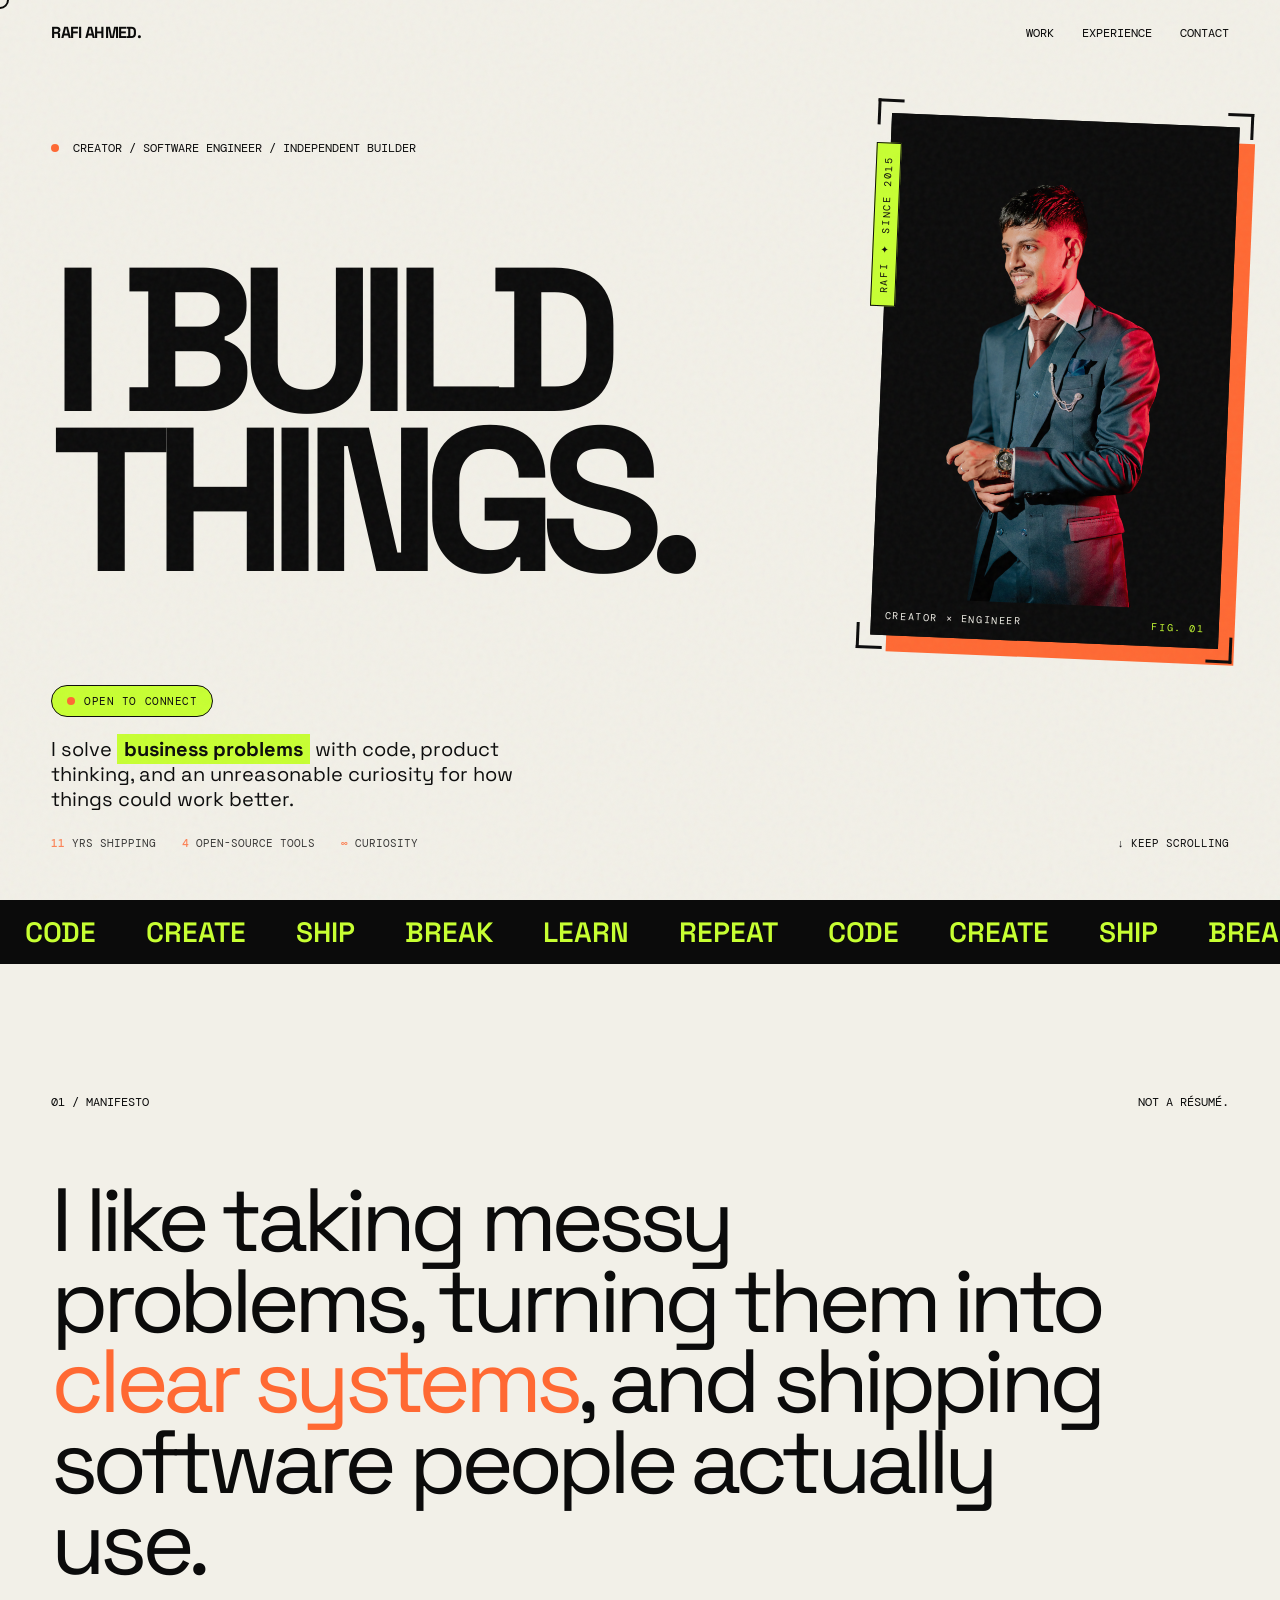
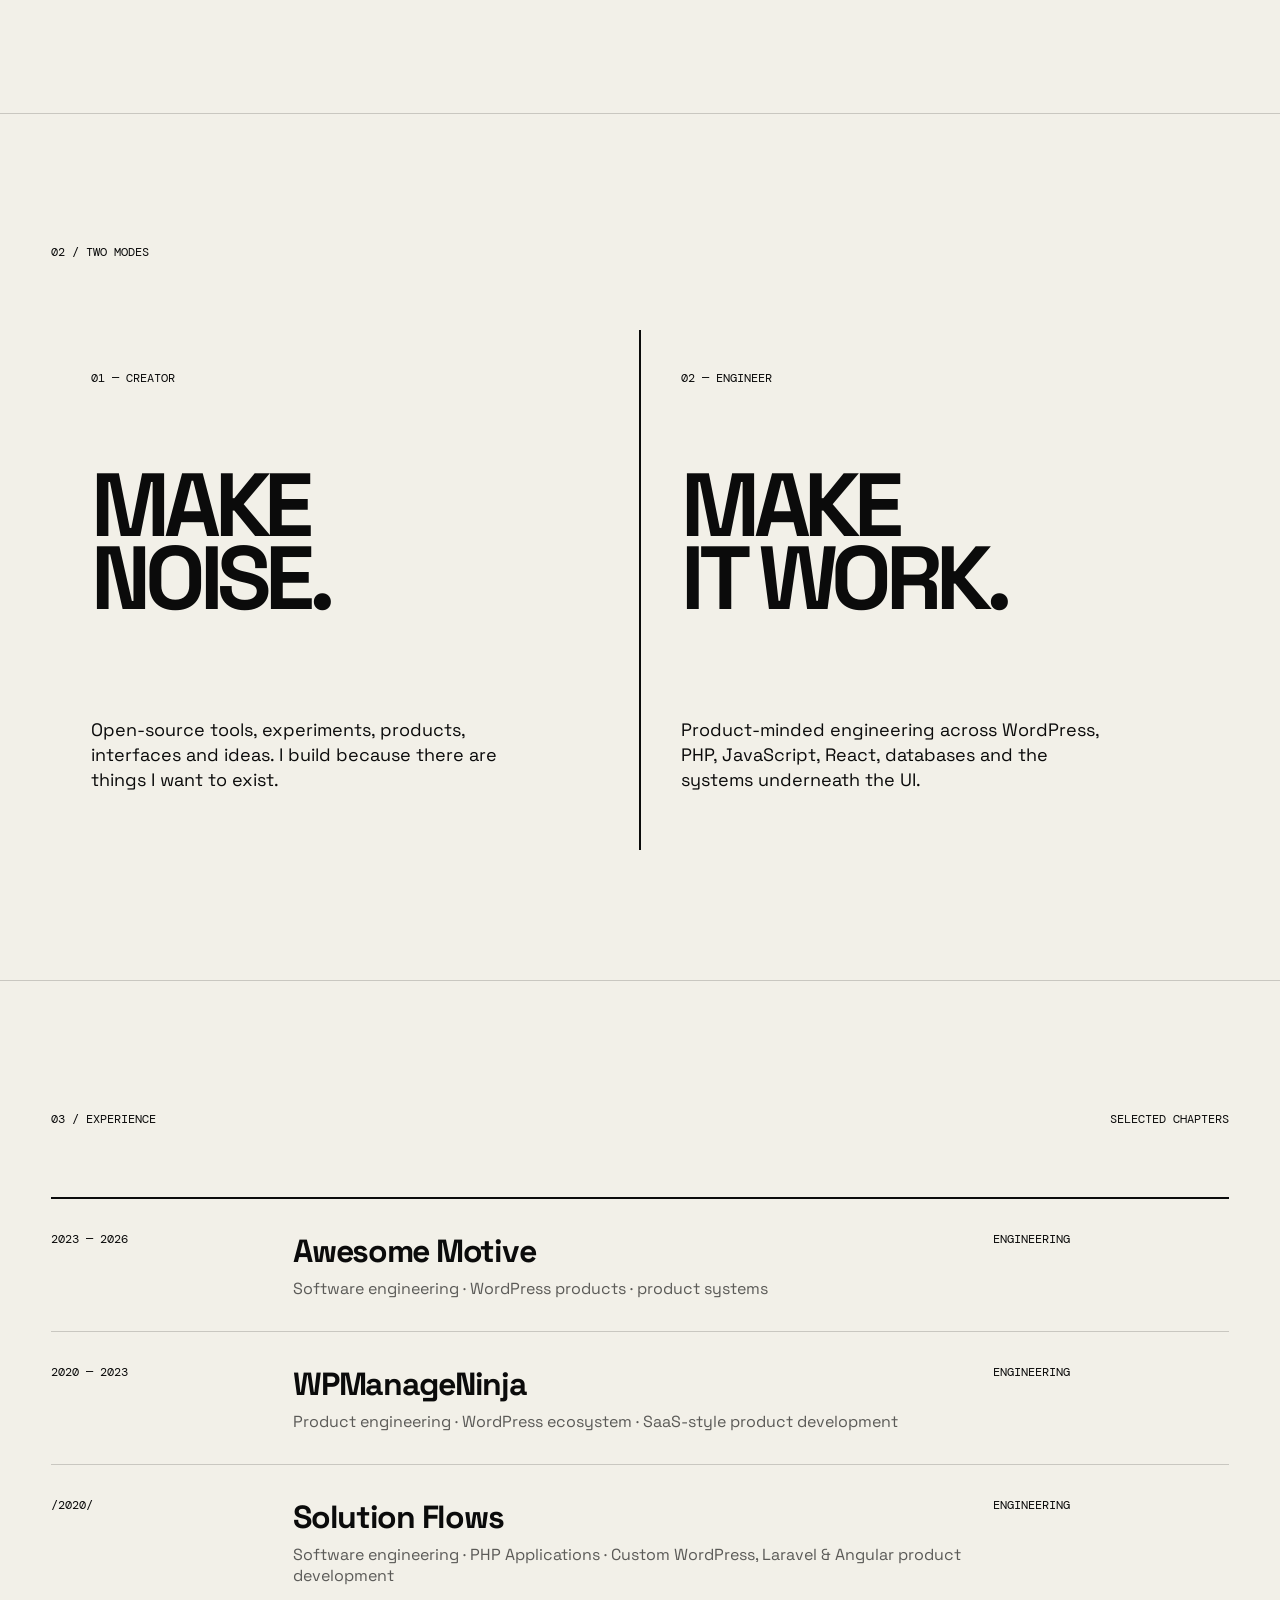
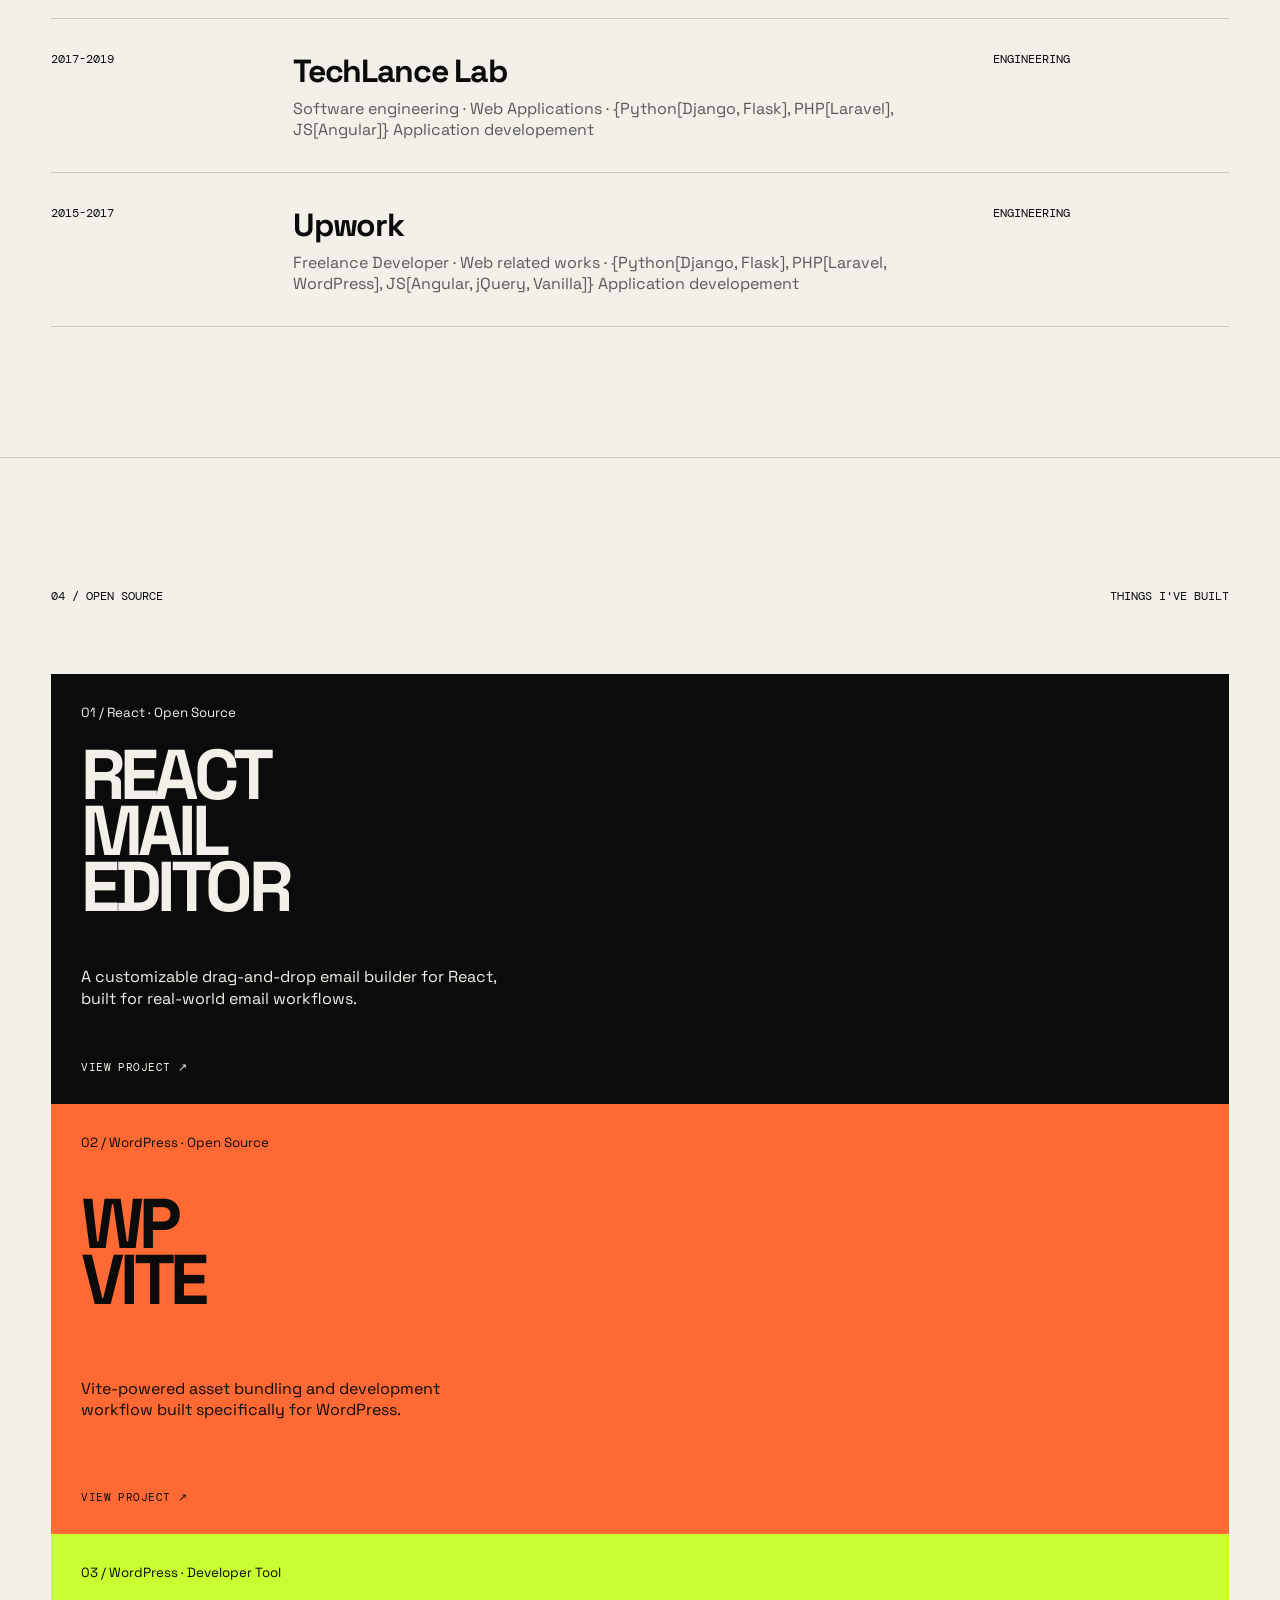
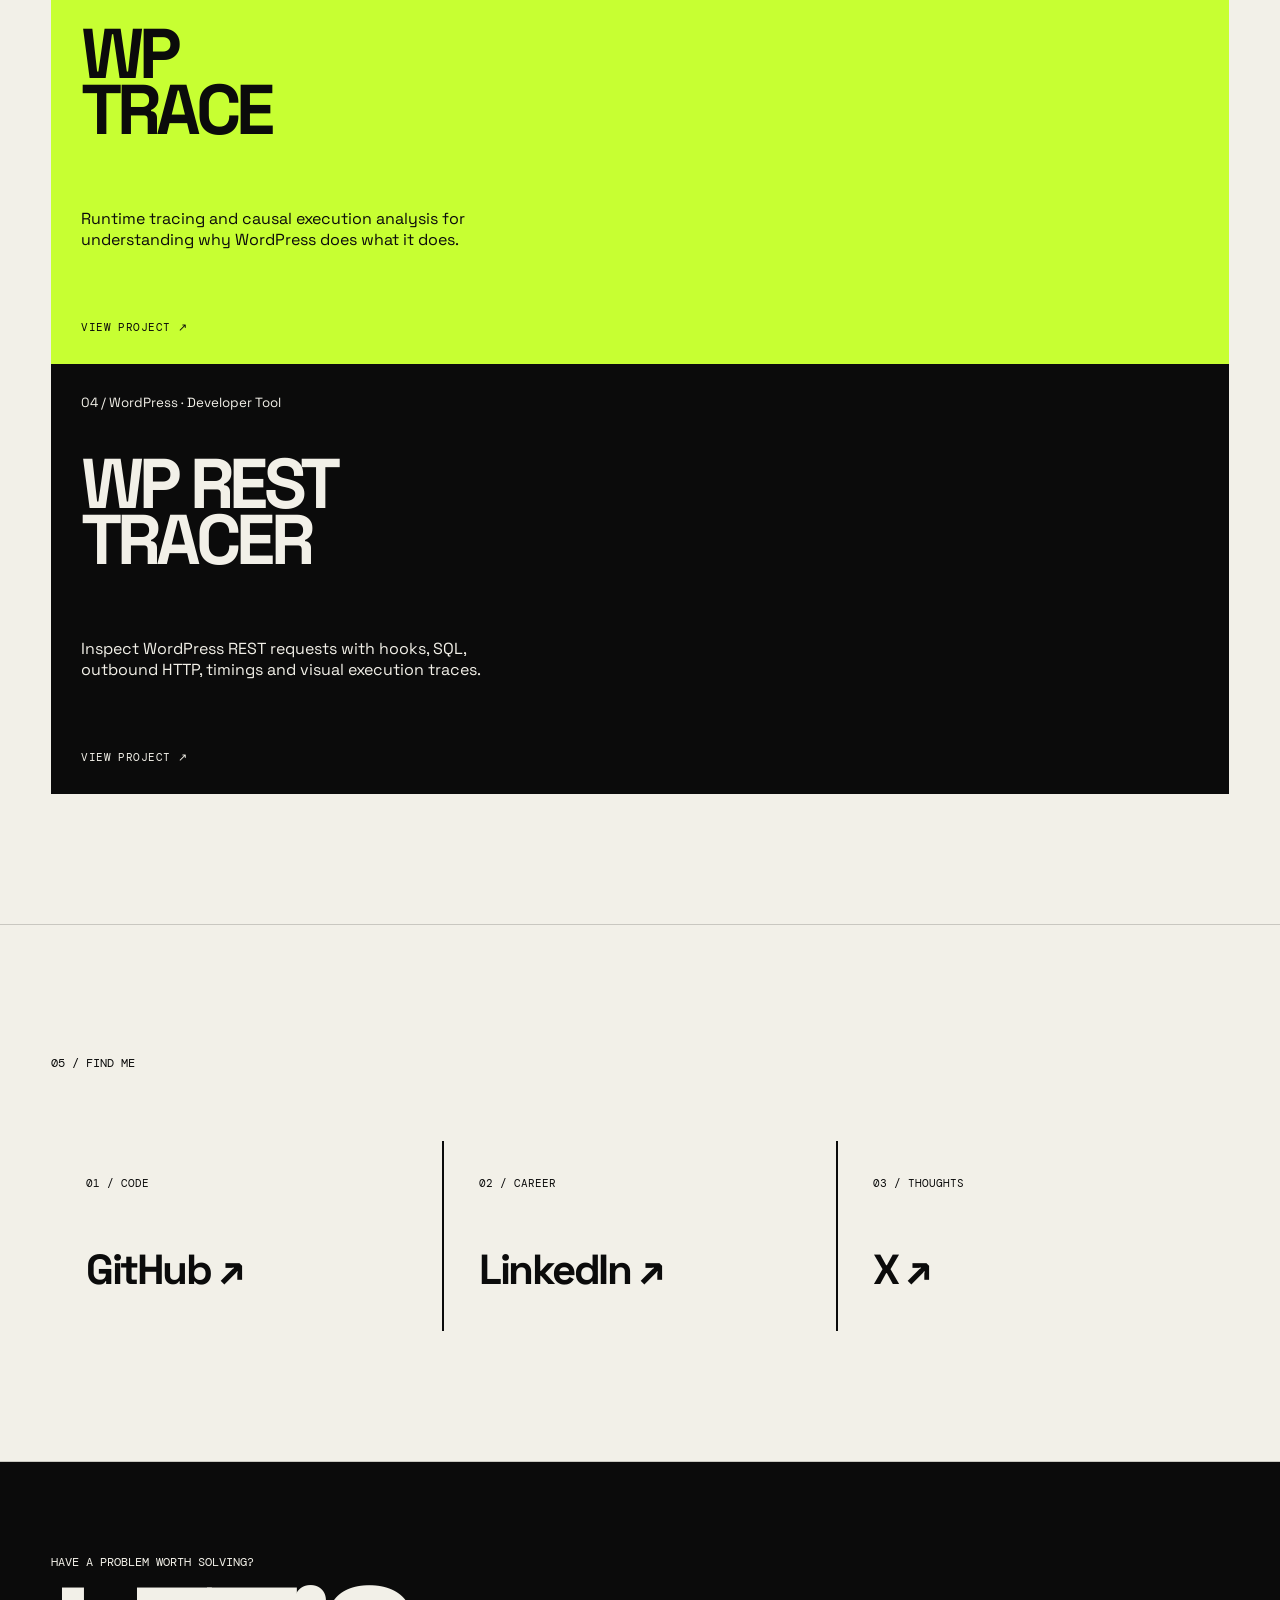
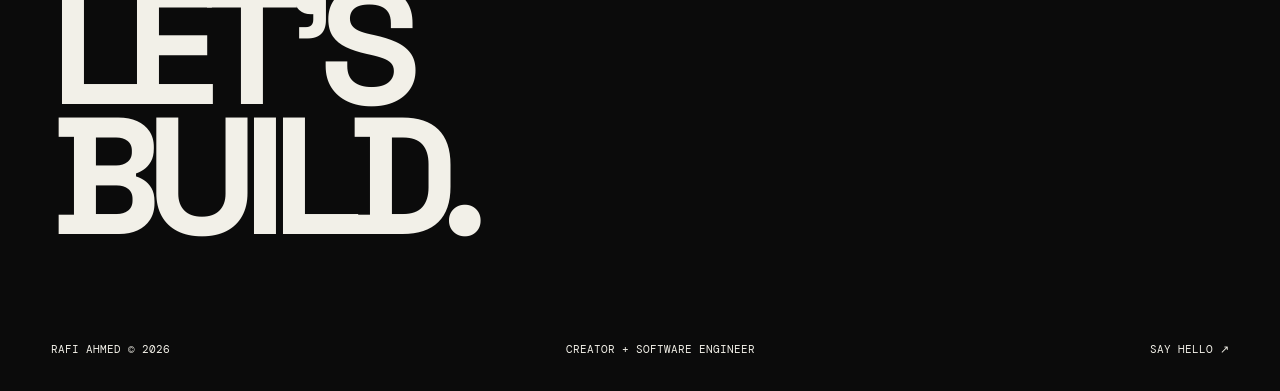
<file: index.html>
<!DOCTYPE html>
<html lang="en">
<head>
<meta charset="UTF-8">
<meta name="viewport" content="width=device-width, initial-scale=1.0">
<title>Rafi Ahmed — Creator / Software Engineer</title>
<style>
@import url('https://fonts.googleapis.com/css2?family=DM+Mono:wght@400;500&family=Space+Grotesk:wght@400;500;600;700&display=swap');

:root{
  --black:#0b0b0b;
  --cream:#f2f0e8;
  --lime:#c7ff32;
  --orange:#ff6933;
  --line:rgba(11,11,11,.18);
}
*{box-sizing:border-box}
html{scroll-behavior:smooth}
body{margin:0;background:var(--cream);color:var(--black);font-family:"Space Grotesk",sans-serif;cursor:none}
a{color:inherit;text-decoration:none}
::selection{background:var(--black);color:var(--lime)}
.cursor{position:fixed;z-index:99;width:18px;height:18px;border:2px solid var(--black);border-radius:50%;pointer-events:none;transform:translate(-50%,-50%);mix-blend-mode:multiply;transition:width .2s,height .2s,background .2s}
.cursor.big{width:64px;height:64px;background:var(--lime);border-color:var(--lime);mix-blend-mode:normal}
.noise{position:fixed;inset:0;pointer-events:none;opacity:.055;z-index:10;background-image:url("data:image/svg+xml,%3Csvg viewBox='0 0 180 180' xmlns='http://www.w3.org/2000/svg'%3E%3Cfilter id='n'%3E%3CfeTurbulence type='fractalNoise' baseFrequency='.9' numOctaves='3' stitchTiles='stitch'/%3E%3C/filter%3E%3Crect width='100%25' height='100%25' filter='url(%23n)' opacity='.8'/%3E%3C/svg%3E")}
header{position:fixed;top:0;left:0;right:0;z-index:20;padding:22px 4vw;display:flex;justify-content:space-between;align-items:center;mix-blend-mode:multiply}
.logo{font-weight:700;letter-spacing:-.04em}.nav{display:flex;gap:28px;font:12px "DM Mono",monospace;text-transform:uppercase}
.hero{min-height:100vh;padding:140px 4vw 50px;display:flex;flex-direction:column;justify-content:space-between;overflow:hidden}
.kicker{font:12px "DM Mono",monospace;text-transform:uppercase;display:flex;gap:14px;align-items:center}
.dot{width:8px;height:8px;background:var(--orange);border-radius:50%;display:inline-block}
h1{font-size:clamp(80px,16vw,250px);line-height:.78;letter-spacing:-.09em;margin:0;font-weight:700;position:relative;z-index:2}
.hero h1 span{display:block;transition:transform .5s cubic-bezier(.2,.8,.2,1)}
.hero h1 span:hover{transform:translateX(3vw);color:var(--orange)}
.hero-bottom{display:flex;justify-content:space-between;align-items:end;gap:30px;position:relative;z-index:2}
.intro{max-width:520px;font-size:20px;line-height:1.25}
.intro b{background:var(--lime);padding:2px 7px}
.scroll{font:11px "DM Mono",monospace;text-transform:uppercase}
.status{display:inline-flex;align-items:center;gap:9px;font:11px "DM Mono",monospace;text-transform:uppercase;letter-spacing:.05em;background:var(--lime);border:1.5px solid var(--black);border-radius:999px;padding:8px 15px;width:max-content;margin-bottom:20px}
.pulse{width:8px;height:8px;border-radius:50%;background:var(--orange);animation:pulse 1.7s ease-out infinite}
@keyframes pulse{0%{box-shadow:0 0 0 0 rgba(255,105,51,.55)}70%{box-shadow:0 0 0 9px rgba(255,105,51,0)}100%{box-shadow:0 0 0 0 rgba(255,105,51,0)}}
.stats{display:flex;flex-wrap:wrap;gap:10px 26px;margin-top:24px;font:11px "DM Mono",monospace;text-transform:uppercase;opacity:.8}
.stats b{color:var(--orange);font-weight:500}
.portrait{position:absolute;top:120px;right:4vw;height:min(58vh,540px);aspect-ratio:2/3;margin:0;background:var(--black);border:2px solid var(--black);display:flex;flex-direction:column;transform:rotate(2.4deg);z-index:1;box-shadow:16px 16px 0 var(--orange);transition:transform .5s cubic-bezier(.2,.8,.2,1),box-shadow .5s cubic-bezier(.2,.8,.2,1)}
.portrait:hover{transform:rotate(0deg) translate(-6px,-6px);box-shadow:26px 26px 0 var(--orange)}
.portrait::after{content:'';position:absolute;inset:-16px;pointer-events:none;background:
 linear-gradient(var(--black),var(--black)) left top/26px 3px,
 linear-gradient(var(--black),var(--black)) left top/3px 26px,
 linear-gradient(var(--black),var(--black)) right top/26px 3px,
 linear-gradient(var(--black),var(--black)) right top/3px 26px,
 linear-gradient(var(--black),var(--black)) left bottom/26px 3px,
 linear-gradient(var(--black),var(--black)) left bottom/3px 26px,
 linear-gradient(var(--black),var(--black)) right bottom/26px 3px,
 linear-gradient(var(--black),var(--black)) right bottom/3px 26px;
background-repeat:no-repeat;transition:inset .4s cubic-bezier(.2,.8,.2,1)}
.portrait:hover::after{inset:-9px}
.portrait img{display:block;width:100%;flex:1;min-height:0;object-fit:cover;object-position:top center}
.portrait figcaption{height:36px;flex:none;display:flex;align-items:center;justify-content:space-between;padding:0 12px;font:10px "DM Mono",monospace;letter-spacing:.16em;color:var(--cream);text-transform:uppercase}
.portrait figcaption span:last-child{color:var(--lime)}
.portrait-badge{position:absolute;left:-16px;top:28px;z-index:2;background:var(--lime);border:1.5px solid var(--black);padding:12px 5px;font:10px "DM Mono",monospace;letter-spacing:.18em;writing-mode:vertical-rl;transform:rotate(180deg);text-transform:uppercase}
@keyframes rise{from{opacity:0;transform:translateY(38px)}}
.hero .kicker{animation:rise .8s cubic-bezier(.2,.8,.2,1) .05s backwards}
.hero h1 span{animation:rise .8s cubic-bezier(.2,.8,.2,1) backwards}
.hero h1 span:first-child{animation-delay:.12s}
.hero h1 span:nth-child(2){animation-delay:.2s}
.portrait{animation:rise .9s cubic-bezier(.2,.8,.2,1) .36s backwards}
.hero .status{animation:rise .8s cubic-bezier(.2,.8,.2,1) .28s backwards}
.hero .intro{animation:rise .8s cubic-bezier(.2,.8,.2,1) .36s backwards}
.hero .stats{animation:rise .8s cubic-bezier(.2,.8,.2,1) .44s backwards}
.hero .scroll{animation:rise .8s cubic-bezier(.2,.8,.2,1) .52s backwards}
.marquee:hover .track{animation-play-state:paused}
.marquee{background:var(--black);color:var(--lime);overflow:hidden;border-block:2px solid var(--black);white-space:nowrap}
.track{display:inline-flex;animation:marquee 18s linear infinite;font-size:28px;font-weight:600;padding:12px 0}
.track span{padding:0 25px}
@keyframes marquee{to{transform:translateX(-50%)}}
.section{padding:130px 4vw;border-bottom:1px solid var(--line)}
.section-head{display:flex;justify-content:space-between;gap:30px;margin-bottom:70px}
.label{font:12px "DM Mono",monospace;text-transform:uppercase}
.big-copy{font-size:clamp(42px,7vw,105px);line-height:.9;letter-spacing:-.065em;max-width:1050px}
.big-copy em{font-style:normal;color:var(--orange)}
.identities{display:grid;grid-template-columns:1fr 1fr;gap:2px;background:var(--black)}
.identity{min-height:520px;padding:40px;background:var(--cream);display:flex;flex-direction:column;justify-content:space-between;transition:.45s}
.identity:hover{background:var(--lime);transform:translateY(-8px)}
.identity h2{font-size:clamp(50px,7vw,100px);line-height:.82;letter-spacing:-.07em;margin:0}
.identity p{font-size:18px;max-width:430px;line-height:1.4}
.num{font:12px "DM Mono",monospace}
.timeline{border-top:2px solid var(--black)}
.job{display:grid;grid-template-columns:18% 1fr 20%;gap:30px;padding:32px 0;border-bottom:1px solid var(--line);transition:.3s}
.job:hover{padding-left:20px;background:var(--lime)}
.job .year,.job .company{font:12px "DM Mono",monospace;text-transform:uppercase}
.job h3{margin:0;font-size:32px;letter-spacing:-.04em}
.job p{margin:7px 0 0;opacity:.65}
.work {
    min-height: 430px;
    background: var(--black);
    color: var(--cream);
    padding: 30px;
    display: flex;
    flex-direction: column;
    justify-content: space-between;
    position: relative;
    overflow: hidden;
    transition: transform .35s ease;
}

.work:hover {
    transform: translateY(-8px);
}

.work:nth-child(2) {
    background: var(--orange);
    color: var(--black);
}

.work:nth-child(3) {
    background: var(--lime);
    color: var(--black);
}

.work:nth-child(4) {
    background: var(--black);
    color: var(--cream);
}

.work h3 {
    font-size: clamp(42px, 5.5vw, 78px);
    line-height: .8;
    letter-spacing: -.07em;
    margin: 0;
}

.work p {
    max-width: 420px;
    font-size: 16px;
    line-height: 1.35;
    margin: 25px 0 0;
}

.project-link {
    font: 11px "DM Mono", monospace;
    letter-spacing: .04em;
    margin-top: 25px;
}
.links{display:grid;grid-template-columns:repeat(3,1fr);gap:2px;background:var(--black)}
.link{background:var(--cream);padding:35px;min-height:190px;display:flex;flex-direction:column;justify-content:space-between;transition:.35s}
.link:hover{background:var(--lime)}
.link h3{font-size:42px;margin:0;letter-spacing:-.06em}
.link small{font:11px "DM Mono",monospace;text-transform:uppercase}
footer{background:var(--black);color:var(--cream);padding:80px 4vw 35px}
.footer-title{font-size:clamp(65px,13vw,190px);line-height:.78;letter-spacing:-.09em;margin:0 0 100px}
.footer-row{display:flex;justify-content:space-between;font:11px "DM Mono",monospace;text-transform:uppercase}
.reveal{opacity:0;transform:translateY(35px);transition:opacity .8s,transform .8s}
.reveal.show{opacity:1;transform:none}
header {
    position: fixed;
    top: 0;
    left: 0;
    right: 0;
    z-index: 20;
    padding: 22px 4vw;
    display: flex;
    justify-content: space-between;
    align-items: center;
    transition:
        padding .4s ease,
        background .4s ease,
        border .4s ease,
        box-shadow .4s ease;
}

header.scrolled {
    top: 14px;
    left: 4vw;
    right: 4vw;
    padding: 13px 18px;

    background: rgba(242, 240, 232, 0.72);
    backdrop-filter: blur(14px) saturate(120%);
    -webkit-backdrop-filter: blur(14px) saturate(120%);

    border: 1px solid rgba(11, 11, 11, 0.12);
    border-radius: 12px;

    box-shadow:
        0 8px 30px rgba(11, 11, 11, 0.06);
}
@media(max-width:760px){
 body{cursor:auto}.cursor{display:none}
 .nav{gap:12px}.nav a:nth-child(2){display:none}
 .hero{padding-top:110px}.hero-bottom{display:block}.scroll{margin-top:35px}
 .portrait{position:static;height:auto;width:min(66vw,320px);margin:42px auto 0;transform:rotate(1.6deg);box-shadow:10px 10px 0 var(--orange)}
 .portrait:hover{box-shadow:16px 16px 0 var(--orange)}
 .portrait::after{inset:-12px}
 .portrait:hover::after{inset:-8px}
 .portrait img{flex:none;height:auto;aspect-ratio:2/3}
 .portrait-badge{left:-14px;top:24px}
 .identities,.work-grid,.links{grid-template-columns:1fr}
 .identity{min-height:390px}.job{grid-template-columns:1fr;gap:8px}
 .job h3{font-size:28px}.job .company{order:3}
 .section{padding:90px 5vw}
}
@media (prefers-reduced-motion:reduce){*,*::before,*::after{animation-duration:.001s!important;animation-iteration-count:1!important;transition-duration:.001s!important}}
</style>
</head>
<body>
<div class="noise"></div><div class="cursor"></div>

<header>
  <a class="logo" href="#">RAFI AHMED.</a>
  <nav class="nav">
    <a href="#work">work</a><a href="#experience">experience</a><a href="#contact">contact</a>
  </nav>
</header>

<main>
<section class="hero">
  <div class="kicker"><span class="dot"></span> Creator / Software Engineer / Independent Builder</div>
  <h1><span>I BUILD</span><span>THINGS.</span></h1>
  <figure class="portrait">
    <span class="portrait-badge">Rafi ✦ since 2015</span>
    <img src="rafi.png" alt="Portrait of Rafi Ahmed" width="1066" height="1600">
    <figcaption><span>Creator × Engineer</span><span>FIG. 01</span></figcaption>
  </figure>
  <div class="hero-bottom">
    <div>
      <div class="status"><span class="pulse"></span>Open to connect</div>
      <div class="intro">I solve <b>business problems</b> with code, product thinking, and an unreasonable curiosity for how things could work better.</div>
      <div class="stats"><span><b>11</b> yrs shipping</span><span><b>4</b> open-source tools</span><span><b>∞</b> curiosity</span></div>
    </div>
    <div class="scroll">↓ keep scrolling</div>
  </div>
</section>

<div class="marquee"><div class="track"><span>CODE</span><span>CREATE</span><span>SHIP</span><span>BREAK</span><span>LEARN</span><span>REPEAT</span><span>CODE</span><span>CREATE</span><span>SHIP</span><span>BREAK</span><span>LEARN</span><span>REPEAT</span></div></div>

<section class="section reveal">
  <div class="section-head"><span class="label">01 / Manifesto</span><span class="label">Not a résumé.</span></div>
  <div class="big-copy">I like taking messy problems, turning them into <em>clear systems</em>, and shipping software people actually use.</div>
</section>

<section class="section reveal">
  <div class="section-head"><span class="label">02 / Two modes</span></div>
  <div class="identities">
    <article class="identity">
      <span class="num">01 — CREATOR</span>
      <h2>MAKE<br>NOISE.</h2>
      <p>Open-source tools, experiments, products, interfaces and ideas. I build because there are things I want to exist.</p>
    </article>
    <article class="identity">
      <span class="num">02 — ENGINEER</span>
      <h2>MAKE<br>IT WORK.</h2>
      <p>Product-minded engineering across WordPress, PHP, JavaScript, React, databases and the systems underneath the UI.</p>
    </article>
  </div>
</section>

<section class="section reveal" id="experience">
  <div class="section-head"><span class="label">03 / Experience</span><span class="label">Selected chapters</span></div>
  <div class="timeline">
    <div class="job"><span class="year">2023 — 2026</span><div><h3>Awesome Motive</h3><p>Software engineering · WordPress products · product systems</p></div><span class="company">ENGINEERING</span></div>
    <div class="job"><span class="year">2020 — 2023</span><div><h3>WPManageNinja</h3><p>Product engineering · WordPress ecosystem · SaaS-style product development</p></div><span class="company">ENGINEERING</span></div>
    <div class="job"><span class="year">/2020/</span><div><h3>Solution Flows</h3><p>Software engineering · PHP Applications · Custom WordPress, Laravel & Angular product development</p></div><span class="company">ENGINEERING</span></div>
    <div class="job"><span class="year">2017-2019</span><div><h3>TechLance Lab</h3><p>Software engineering · Web Applications · {Python[Django, Flask], PHP[Laravel], JS[Angular]} Application developement</p></div><span class="company">ENGINEERING</span></div>
    <div class="job"><span class="year">2015-2017</span><div><h3>Upwork</h3><p>Freelance Developer · Web related works · {Python[Django, Flask], PHP[Laravel, WordPress], JS[Angular, jQuery, Vanilla]} Application developement</p></div><span class="company">ENGINEERING</span></div>
  </div>
</section>

<section class="section reveal" id="work">
  <div class="section-head">
    <span class="label">04 / Open Source</span>
    <span class="label">Things I've built</span>
  </div>

  <div class="work-grid">

    <a
      class="work"
      href="https://github.com/rafiahmedd/react-mail-editor"
      target="_blank"
      rel="noopener noreferrer"
    >
      <small>01 / React · Open Source</small>
      <h3>REACT<br>MAIL<br>EDITOR</h3>
      <p>
        A customizable drag-and-drop email builder for React,
        built for real-world email workflows.
      </p>
      <span class="project-link">VIEW PROJECT ↗</span>
    </a>

    <a
      class="work"
      href="https://github.com/rafiahmedd/wp-vite"
      target="_blank"
      rel="noopener noreferrer"
    >
      <small>02 / WordPress · Open Source</small>
      <h3>WP<br>VITE</h3>
      <p>
        Vite-powered asset bundling and development workflow
        built specifically for WordPress.
      </p>
      <span class="project-link">VIEW PROJECT ↗</span>
    </a>

    <a
      class="work"
      href="https://github.com/rafiahmedd/wp-trace"
      target="_blank"
      rel="noopener noreferrer"
    >
      <small>03 / WordPress · Developer Tool</small>
      <h3>WP<br>TRACE</h3>
      <p>
        Runtime tracing and causal execution analysis for
        understanding why WordPress does what it does.
      </p>
      <span class="project-link">VIEW PROJECT ↗</span>
    </a>

    <a
      class="work"
      href="https://github.com/rafiahmedd/wp-rest-tracer"
      target="_blank"
      rel="noopener noreferrer"
    >
      <small>04 / WordPress · Developer Tool</small>
      <h3>WP REST<br>TRACER</h3>
      <p>
        Inspect WordPress REST requests with hooks, SQL,
        outbound HTTP, timings and visual execution traces.
      </p>
      <span class="project-link">VIEW PROJECT ↗</span>
    </a>

  </div>
</section>

<!-- <section class="section reveal" id="work">
  <div class="section-head"><span class="label">04 / Things I make</span></div>
  <div class="work-grid">
    <a class="work" href="#" target="_blank"><small>Open source / 01</small><h3>WP<br>VITE</h3></a>
    <a class="work" href="#" target="_blank"><small>Open source / 02</small><h3>REACT<br>MAIL EDITOR</h3></a>
    <a class="work" href="#" target="_blank"><small>Independent / 03</small><h3>THE<br>NEXT<br>THING.</h3></a>
    <div class="work"><small>Currently building</small><h3>MORE<br>SOON →</h3></div>
  </div>
</section> -->

<section class="section reveal">
  <div class="section-head"><span class="label">05 / Find me</span></div>
  <div class="links">
    <a class="link" href="https://github.com/rafiahmedd" target="_blank"><small>01 / Code</small><h3>GitHub ↗</h3></a>
    <a class="link" href="https://www.linkedin.com/in/rafiahmedd" target="_blank"><small>02 / Career</small><h3>LinkedIn ↗</h3></a>
    <a class="link" href="https://x.com/rafiahmedd" target="_blank"><small>03 / Thoughts</small><h3>X ↗</h3></a>
  </div>
</section>
</main>

<footer id="contact">
  <p class="label">Have a problem worth solving?</p>
  <h2 class="footer-title">LET'S<br>BUILD.</h2>
  <div class="footer-row"><span>Rafi Ahmed © 2026</span><span>Creator + Software Engineer</span><a href="mailto:hello.rafiahmed@proton.me">Say hello ↗</a></div>
</footer>

<script>
const cursor=document.querySelector('.cursor');
window.addEventListener('mousemove',e=>{cursor.style.left=e.clientX+'px';cursor.style.top=e.clientY+'px'});
document.querySelectorAll('a,.identity,.work,.portrait').forEach(el=>{
  el.addEventListener('mouseenter',()=>cursor.classList.add('big'));
  el.addEventListener('mouseleave',()=>cursor.classList.remove('big'));
});
const observer=new IntersectionObserver(entries=>{
  entries.forEach(e=>{if(e.isIntersecting)e.target.classList.add('show')});
},{threshold:.12});
document.querySelectorAll('.reveal').forEach(el=>observer.observe(el));

const header = document.querySelector('header');

window.addEventListener('scroll', () => {
    header.classList.toggle('scrolled', window.scrollY > 80);
});

</script>
</body>
</html>
</file>
